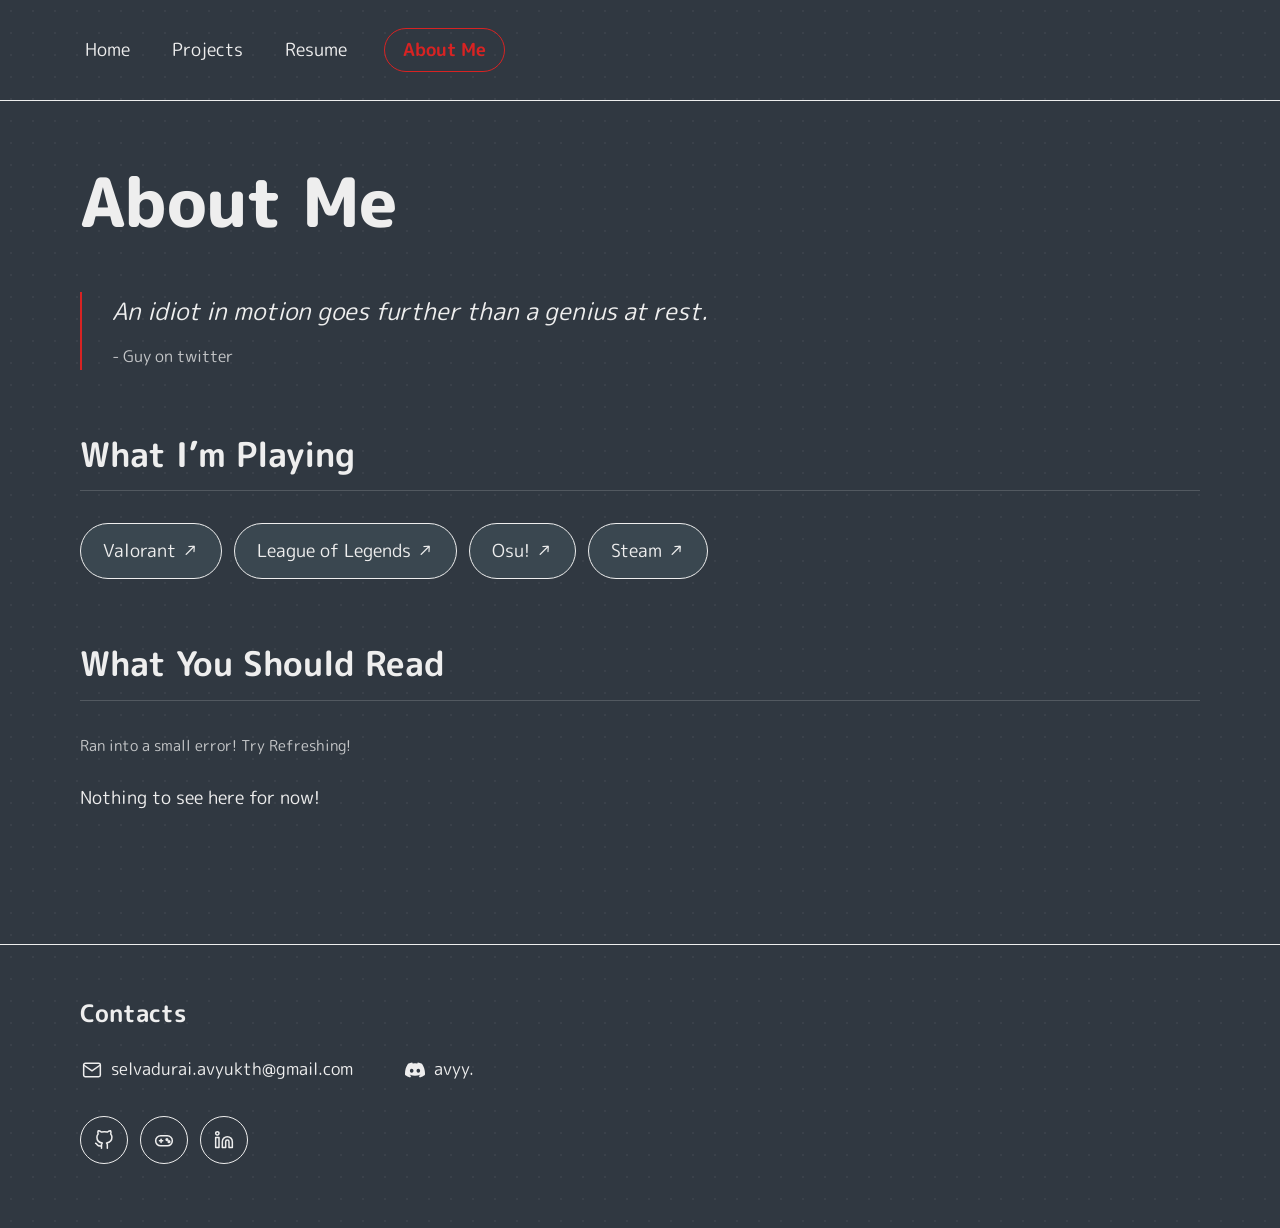
<file: other.html>
<!DOCTYPE html>
<html lang="en">

<head>
  <meta charset="UTF-8" />
  <meta name="viewport" content="width=device-width, initial-scale=1.0" />
  <link rel="icon" type="image/x-icon" href="./Assets/images/favicon.ico">
  <script defer src="CustomElements.js"></script>
  <script defer src="GetAniListFavorites.js"></script>
  <import-fonts></import-fonts>
  <title>About Me</title>
  <link rel="stylesheet" href="./styles.css" />
</head>

<body>
  <custom-header-template active-header="3"></custom-header-template>

  <main>
    <h1 class="page-title">About Me</h1>
    
   
    <blockquote class="quote-block">
      <p>An idiot in motion goes further than a genius at rest.</p>
      <cite>- Guy on twitter</cite>
    </blockquote>

    
    <h2 class="section-title">What I&rsquo;m Playing</h2>
    <ul class="playing-list">
      <li>
        <a href="https://tracker.gg/valorant/profile/riot/Avy%234444/overview?platform=pc&playlist=competitive&season=8102cd81-43a0-d0d7-bd59-47b8fe9bed1b" target="_blank" rel="noopener noreferrer">
          Valorant &nearrow;
        </a>
      </li>
      <li>
        <a href="https://op.gg/lol/summoners/na/Avy-4444" target="_blank" rel="noopener noreferrer">
          League of Legends &nearrow;
        </a>
      </li>
      <li>
        <a href="https://osu.ppy.sh/users/16980674" target="_blank" rel="noopener noreferrer">
          Osu! &nearrow;
        </a>
      </li>
      <li>
        <a href="https://steamcommunity.com/id/Avy_/" target="_blank" rel="noopener noreferrer">
          Steam &nearrow;
        </a>
      </li>
    </ul>

    <h2 class="section-title">What You Should Read</h2>
    <div class="bookshelf" id="bookshelf">
      <p id="bookshelf-status" class="hint" role="status"></p>
      <ul id="bookshelf-grid" class="bookshelf-grid" data-bookshelf-grid>
        
      </ul>
    </div>
  </main>

  <custom-footer-template></custom-footer-template>
</body>

</html>
</file>
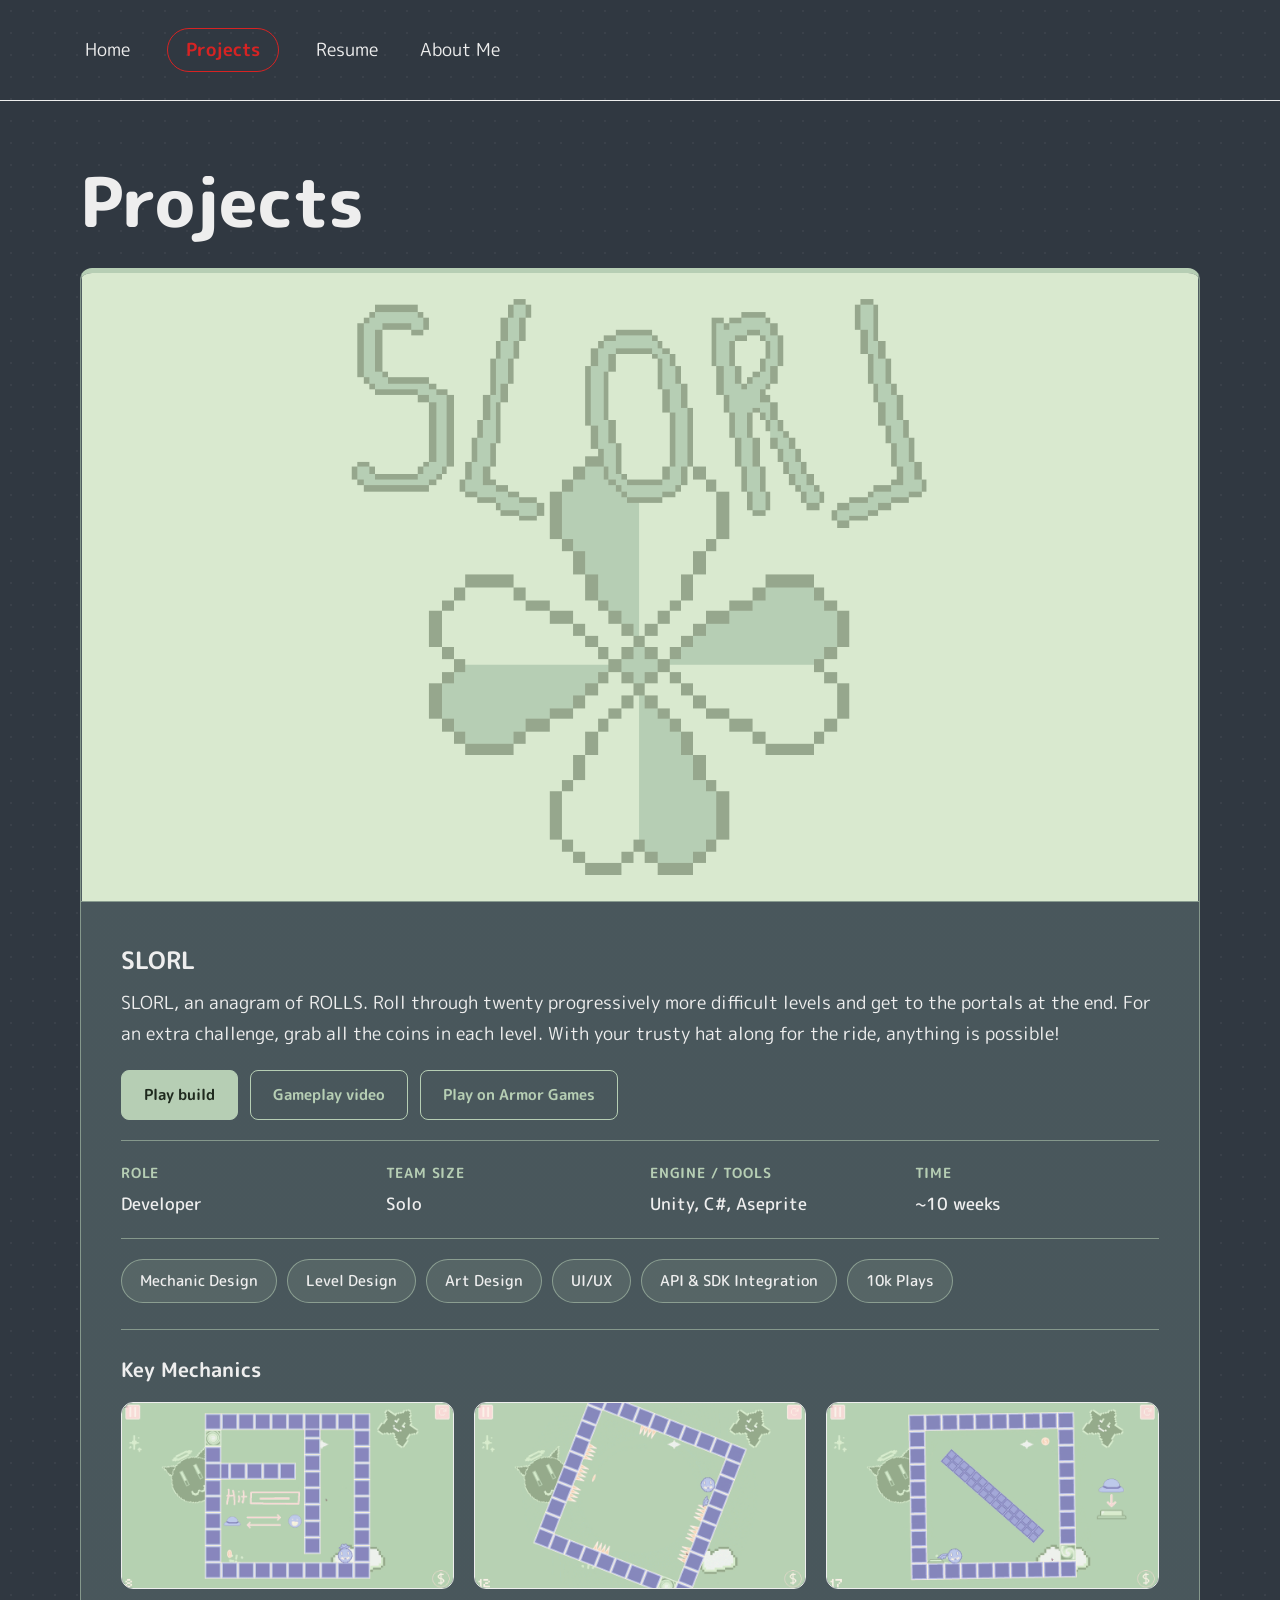
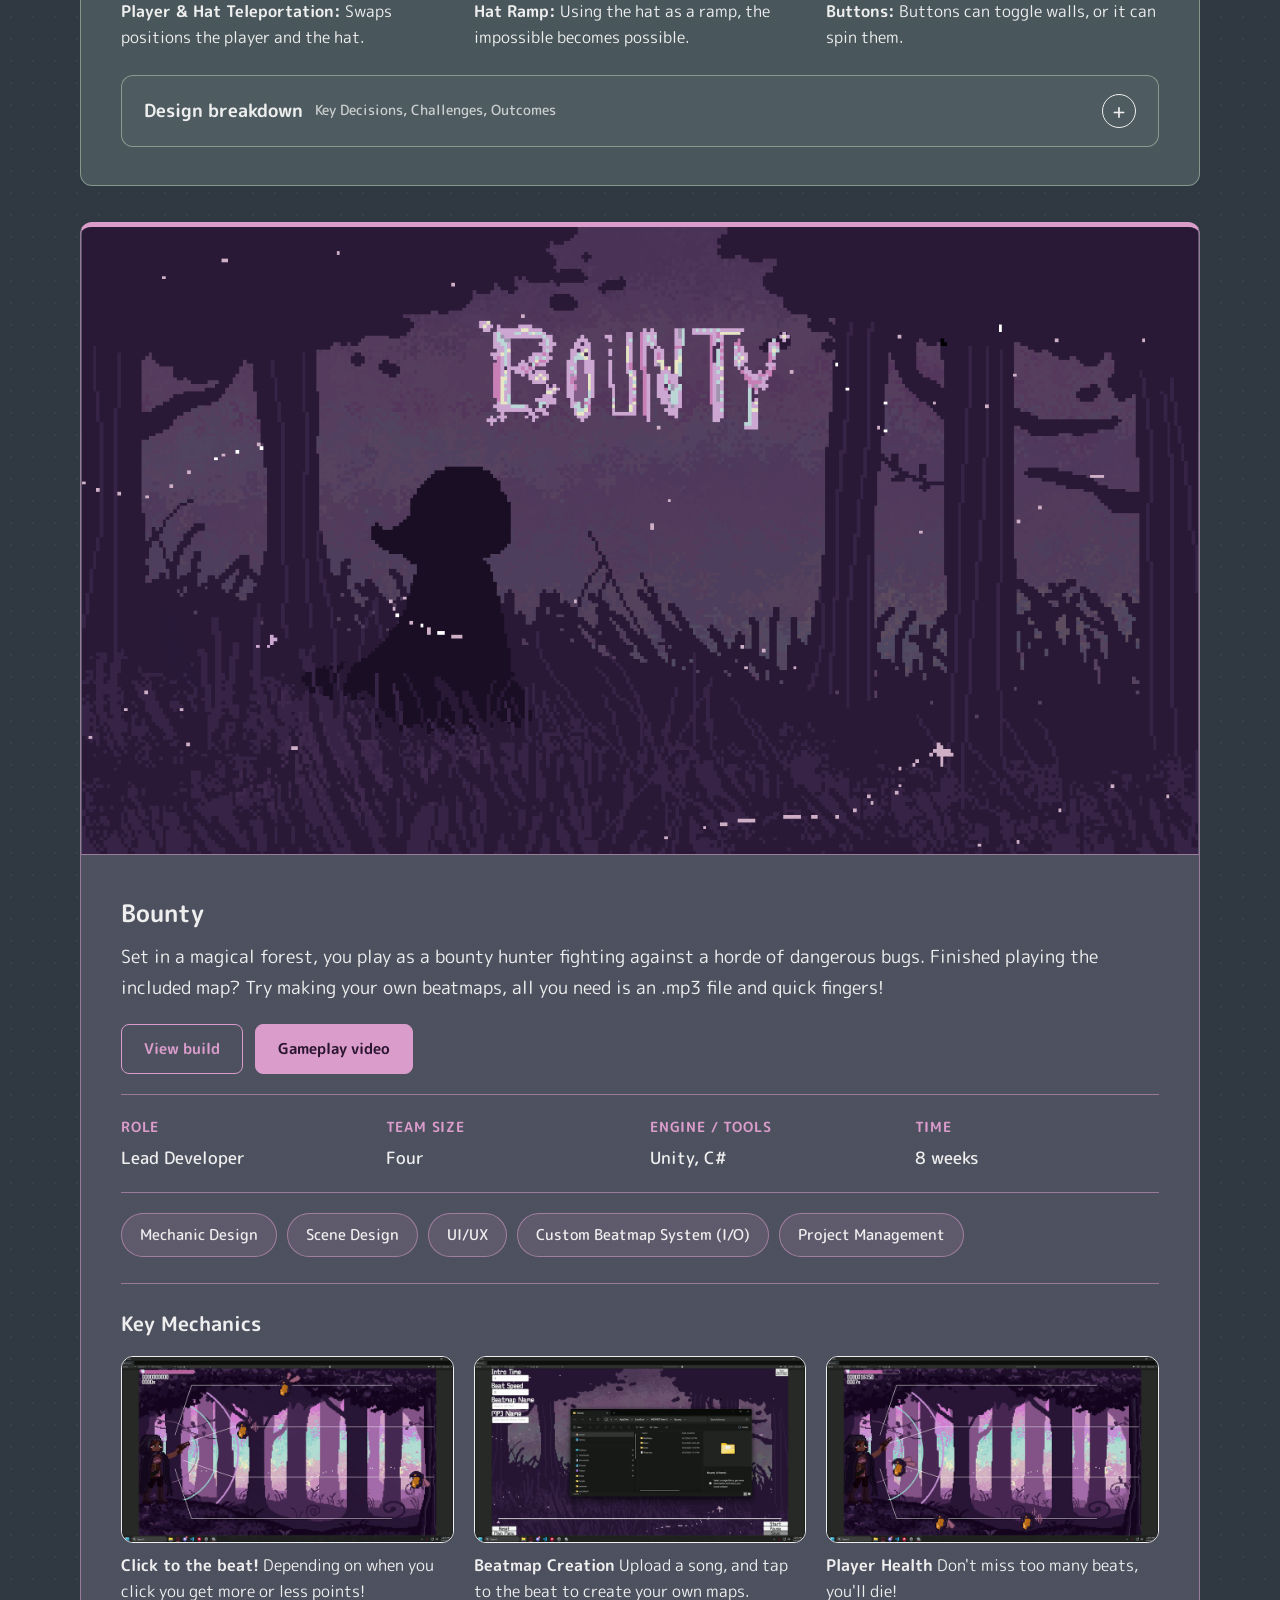
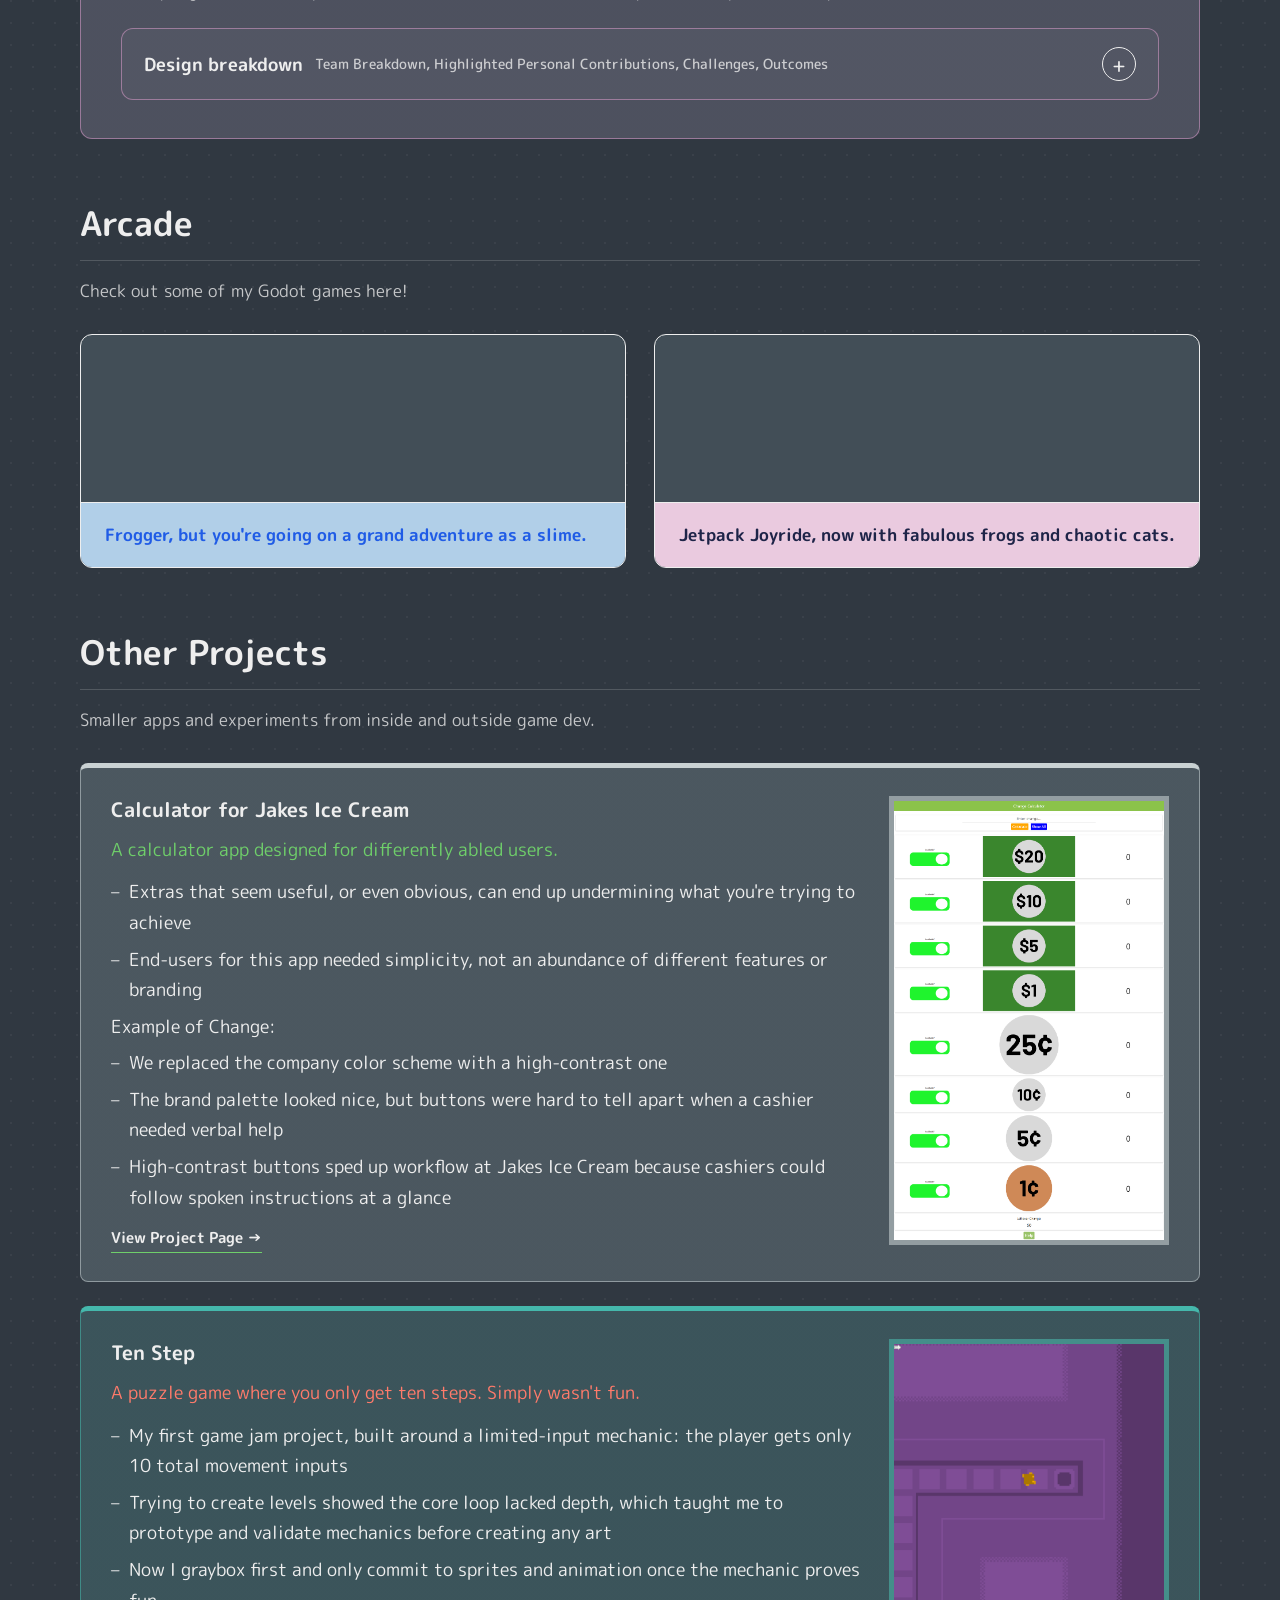
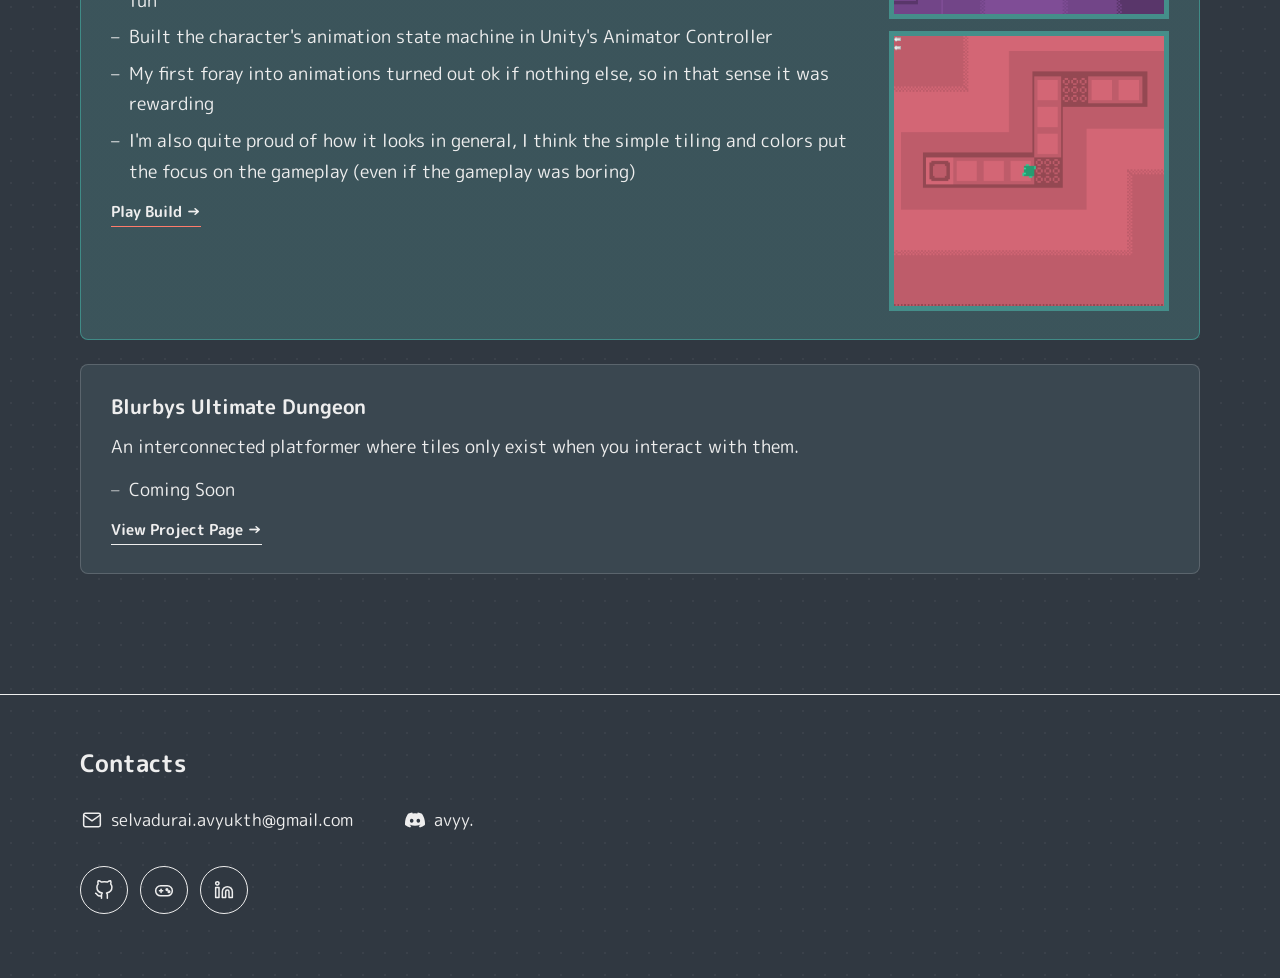
<file: projects.html>
<!DOCTYPE html>
<html lang="en">
  
<head>
  <meta charset="UTF-8" />
  <meta name="viewport" content="width=device-width, initial-scale=1.0" />
  <link rel="icon" type="image/x-icon" href="./Assets/images/favicon.ico">
  <script defer src="CustomElements.js"></script>
  <import-fonts></import-fonts>
  <title>Projects</title>
  <link rel="stylesheet" href="./styles.css" />
</head>

<body>
  <custom-header-template active-header="1"></custom-header-template>

  <main>
    <h1 class="page-title">Projects</h1>
    <!-- ============ PROJECT 1 ============ -->
    <article class="project-card" id="project-1">
      <div class="project-media placeholder-visual" aria-hidden="true">
        <img src="Assets/images/SLORLBig.png">
      </div>
      <div class="project-body">
        <h2><a href="https://avy4.itch.io/slorl" target="_blank" rel="noopener noreferrer" class="project-title-link"><span>SLORL</span></a></h2>
        <p class="project-hook">
          SLORL, an anagram of ROLLS. 
          Roll through twenty progressively more difficult levels and get to the portals at the end. 
          For an extra challenge, grab all the coins in each level. 
          With your trusty hat along for the ride, anything is possible!
        </p>

        <div class="project-links">
          <a href="https://avy4.itch.io/slorl" target="_blank" rel="noopener noreferrer" class="btn btn-small">Play build</a>
          <a href="https://www.youtube.com/watch?v=EpNHUGl-KvY" target="_blank" rel="noopener noreferrer" class="btn btn-small btn-ghost">Gameplay video</a>
          <a href="https://armorgames.com/slorl-game/19703?fp=ng" target="_blank" rel="noopener noreferrer" class="btn btn-small btn-ghost">Play on Armor Games</a>
        </div>

        <dl class="meta-grid">
          <div><dt>Role</dt><dd>Developer</dd></div>
          <div><dt>Team Size</dt><dd>Solo</dd></div>
          <div><dt>Engine / Tools</dt><dd>Unity, C#, Aseprite</dd></div>
          <div><dt>Time</dt><dd>~10 weeks</dd></div>
        </dl>

        <ul class="chip-list" aria-label="Design areas">
          <li class="chip">Mechanic Design</li>
          <li class="chip">Level Design</li>
          <li class="chip">Art Design</li>
          <li class="chip">UI/UX</li>
          <li class="chip">API & SDK Integration</li>
          <li class="chip">10k Plays</li>
        </ul>

        <h3 class="mechanics-title">Key Mechanics</h3>
        <ul class="mechanics-grid">
          <li class="mechanics-item">
            <figure>
              <div class="mechanics-gif placeholder-visual">
                <!-- Replace the span with your gif: <img src="Assets/slorl-mechanic-1.gif" alt="Short description of the mechanic" loading="lazy"> -->
                <a href="Assets/images/SLORL-Swap.gif" target="_blank" rel="noopener noreferrer" aria-label="Open larger in new tab"><img src="Assets/images/SLORL-Swap.gif" alt="Short description of the teleport mechanic" loading="lazy"></a>
              </div>
              <figcaption class="mechanics-caption"><strong>Player & Hat Teleportation:</strong> Swaps positions the player and the hat.</figcaption>
            </figure>
          </li>
          <li class="mechanics-item">
            <figure>
              <div class="mechanics-gif placeholder-visual">
                <!-- Replace the span with your gif: <img src="Assets/slorl-mechanic-2.gif" alt="Short description of the mechanic" loading="lazy"> -->
                 <a href="Assets/images/SLORL-HatJump.gif" target="_blank" rel="noopener noreferrer" aria-label="Open larger in new tab"><img src="Assets/images/SLORL-HatJump.gif" alt="Short description of the Hat Ramp" loading="lazy"></a>
              </div>
              <figcaption class="mechanics-caption"><strong>Hat Ramp:</strong> Using the hat as a ramp, the impossible becomes possible.</figcaption>
            </figure>
          </li>
          <li class="mechanics-item">
            <figure>
              <div class="mechanics-gif placeholder-visual">
                <!-- Replace the span with your gif: <img src="Assets/slorl-mechanic-3.gif" alt="Short description of the mechanic" loading="lazy"> -->
                 <a href="Assets/images/SLORL-Buttons.gif" target="_blank" rel="noopener noreferrer" aria-label="Open larger in new tab"><img src="Assets/images/SLORL-Buttons.gif" alt="Short description of the mechanic" loading="lazy"></a> 
              </div>
              <figcaption class="mechanics-caption"><strong>Buttons:</strong> Buttons can toggle walls, or it can spin them.</figcaption>
            </figure>
          </li>
        </ul>

        <details class="project-details">
          <summary><span>Design breakdown</span><span class="details-hint">Key Decisions, Challenges, Outcomes</span></summary>
          <div class="details-body">
            <section class="breakdown-block">
              <h4>Key decisions</h4>
              <ul class="breakdown-points">
                  <strong>Goal:</strong>
                  <li>My plan for this game was to release it on web platforms like CoolMathGames and Armor Games.</li>
                  <strong>Art style:</strong>
                  <li>Chose a simple 2D pixel art reminicent of old flash games. It would also fit in with other games on these platforms.</li>
                  <li>Based all sprites off of three pastel color palettes, green → cream, pink → orange, and blue → cream.  </li>
                  <li>Enabled for easy sprite creation and simple animations.</li>
                  <strong>Level Design:</strong> 
                  <li>Every level is built off the same scene base.</li>
                  <li>Makes it easy to create and iterate on different level flows and puzzles.</li>
                  <li>The formula was to slowly introduce mechanics and combine these mechanics into progressively more difficult levels. </li>
              </ul>
            </section>
            <section class="breakdown-block">
              <h4>Challenges</h4>
                <ul class="breakdown-points">
                  <strong>Level Design Difficulties:</strong>
                  <strong>Teaching Mechanics</strong>
                  <li>To cater to the intended playerbase (usually a younger demographic) I wanted to make game mechanics easy to learn and understand. </li>
                  <li>To do this I ended up putting visuals in the background of certain "tutorial" levels.<strong> This is something I would change!</strong></li>
                  <li class="indent-2">Shoehorning visuals into the background of the levels is the least elegant method of teaching mechanics to the user. </li>
                  <li class="indent-2">If I were to make another puzzle platformer, I think I would make levels specifically to teach mechanics.</li>
                  <li class="indent-2">The distinction would be that rather than building around a mechanic that is taught with visuals, I would build a level that guides the player towards discovering the mechanic themselves. </li>
                  <strong>Compelling Levels</strong>
                  <li>It's really very hard to make stages that are difficult, fun, but also mechanic dense. </li>
                  <li>The formula was to slowly introduce mechanics and combine these mechanics into progressively more difficult levels. <strong> This is something I would change!</strong></li>
                  <li class="indent-2">With my current formula, I essentially made three or four levels in a row that depended on a specific mechanic. This led to some levels feeling one dimensional.</li>
                  <li class="indent-2">While this worked for a short game like SLORL, in the future I would lean towards using mechanics as a toolbox for level building rather than basing whole levels off a single mechanic.</li>
                  <strong>UI/UX:</strong>
                  <li>I really don't like how the home screen turned out, specifically in the Armor Games version.</li>
                  <li>The extra text and images required for branding make the homescreen look cluttered and ugly.</li>
                  <li>Not too big of a deal since this is only in one version but moving forward I would definitely make a seperate screen for credits.</li>
                </ul>
            </section>
            <section class="breakdown-block">
              <h4>Outcomes</h4>
              <ul class="breakdown-points">
                <li>An non-exclusive license was sold to Armor Games where it sits with ~10k plays and a 71% rating.</li>
                <li>SLORL is also being hosted on Y8 games, and Kongregate where it gets less traffic.</li>
                <li>While it didn't get accepted onto CoolMathGames, I think SLORL was a great learning opportunity. All things considered I would consider it a successful project!</li>
              </ul>
            </section>
          </div>
        </details>
      </div>
    </article>

    <!-- ============ PROJECT 2 ============ -->
    <article class="project-card" id="project-2">
      <div class="project-media placeholder-visual" aria-hidden="true">
        <img src="Assets/images/BountyBig.png">
      </div>
      <div class="project-body">
        <h2><a href="https://avy4.itch.io/bounty" target="_blank" rel="noopener noreferrer" class="project-title-link">Bounty</a></h2>
        <p class="project-hook">
          Set in a magical forest, you play as a bounty hunter fighting against a horde of dangerous bugs.
          Finished playing the included map? Try making your own beatmaps, all you need is an .mp3 file and quick fingers! 
        </p>

        <div class="project-links">
          <a href="https://avy4.itch.io/bounty" class="btn btn-small btn-ghost">View build</a>
          <a href="https://youtu.be/mOUnht__i6Y" class="btn btn-small">Gameplay video</a>
        </div>

        <dl class="meta-grid">
          <div><dt>Role</dt><dd>Lead Developer</dd></div>
          <div><dt>Team Size</dt><dd>Four</dd></div>
          <div><dt>Engine / Tools</dt><dd>Unity, C#</dd></div>
          <div><dt>Time</dt><dd>8 weeks</dd></div>
        </dl>

        <ul class="chip-list" aria-label="Design areas">
          <li class="chip">Mechanic Design</li>
          <li class="chip">Scene Design</li>
          <li class="chip">UI/UX</li>
          <li class="chip">Custom Beatmap System (I/O)</li>
          <li class="chip">Project Management</li>
        </ul>

        <h3 class="mechanics-title">Key Mechanics</h3>
        <ul class="mechanics-grid">
          <li class="mechanics-item">
            <figure>
              <div class="mechanics-gif placeholder-visual">
                <!-- Replace the span with your gif: <img src="Assets/bounty-mechanic-1.gif" alt="Short description of the mechanic" loading="lazy"> -->
                <a href="Assets/images/Bounty-ClickToTheBeat.gif" target="_blank" rel="noopener noreferrer" aria-label="Open larger in new tab"><img src="Assets/images/Bounty-ClickToTheBeat.gif" alt="Player can click to the beat to get various scores depending on how well they clicked." loading="lazy"></a>
              </div>
              <figcaption class="mechanics-caption"><strong>Click to the beat!</strong> Depending on when you click you get more or less points!</figcaption>
            </figure>
          </li>
          <li class="mechanics-item">
            <figure>
              <div class="mechanics-gif placeholder-visual">
                <!-- Replace the span with your gif: <img src="Assets/bounty-mechanic-2.gif" alt="Short description of the mechanic" loading="lazy"> -->
                <a href="Assets/images/Bounty-BeatmapCreation.gif" target="_blank" rel="noopener noreferrer" aria-label="Open larger in new tab"><img src="Assets/images/Bounty-BeatmapCreation.gif" alt="Player can make their own beatmaps." loading="lazy"></a>
              </div>
              <figcaption class="mechanics-caption"><strong>Beatmap Creation</strong> Upload a song, and tap to the beat to create your own maps.</figcaption>
            </figure>
          </li>
          <li class="mechanics-item">
            <figure>
              <div class="mechanics-gif placeholder-visual">
                <!-- Replace the span with your gif: <img src="Assets/bounty-mechanic-3.gif" alt="Short description of the mechanic" loading="lazy"> -->
                <a href="Assets/images/Bounty-Die.gif" target="_blank" rel="noopener noreferrer" aria-label="Open larger in new tab"><img src="Assets/images/Bounty-Die.gif" alt="Player Health goes down when a beat is missed." loading="lazy"></a>
              </div>
              <figcaption class="mechanics-caption"><strong>Player Health</strong> Don't miss too many beats, you'll die!</figcaption>
            </figure>
          </li>
        </ul>

        <details class="project-details">
          <summary><span>Design breakdown</span><span class="details-hint">Team Breakdown, Highlighted Personal Contributions, Challenges, Outcomes</span></summary>
          <div class="details-body">
            <section class="breakdown-block">
              <h4>Team Breakdown</h4>
              <ul class="breakdown-points">
                <li>My roles on the team were that of the project manager and the lead developer.</li>
                <li>We decided to play to our strengths when deciding our roles, but this essentially meant we had three artists.</li>
                <li>They took care of the sprite work, the UI/UX images, and sound design.</li>
                <li>My role was to decide on how mechanics would be implemented, implement the mechanics, and do scene setup.</li>
              </ul>
            </section>
            <section class="breakdown-block">
              <h4>Highlighted Personal Contributions</h4>
              <ul class="breakdown-points">
                <strong>Beatmap Creation Menu</strong>
                <li>This is my favorite feature but it doesn't really have much to do with the mechanics of gameplay itself.</li>
                <li>That being said, in my opinion it is an extremely important part of any rhythm game.</li>
                <li>This feature allows for players to upload an .mp3 file and pop out beatmap .json that can be shared and played by anyone.</li>
                <strong>Title Screen</strong>
                <li>The title screen UI was entirely a team effort, but I wanted to highlight it here since it is in my opinion the best scene in the entire project.</li>
                <li>While the sprite work was done by my very talented teammates, I gave important insight into what actually worked for a title screen.</li>
                <li>Especially as it related to the more nitty gritty (i.e sprite dimensions, font choice, overall clarity)</li>
              </ul>
            </section>
            <section class="breakdown-block">
              <h4>Challenges</h4>
              <ul class="breakdown-points">
                <strong>Level Setup & Sprites</strong>
                <li>One big issue we had were sprites, more specifically their dimensions.</li>
                <li>At first this didnt really seem that big of a deal to us since we could scale images, but we soon realised this is not the case.</li>
                <li>One specific issue came with our backgrounds, since we had different people working on different parts of the background their dimensions weren't the same.</li>
                <li>Even if you tried to scale them, they didn't look consistently the same. <strong> This is something I would change!</strong></li>
                <li class="indent-2">When doing a project by myself, I know what i'm working with as it relates to sprites so consistency isn't an issue.</li>
                <li class="indent-2">The next time I work with a team though, something I would make sure of is that everyone is the on the same page when it relates to sprite consistency.</li>
                <li class="indent-2">Specifically, on sprite dimensions, but also on color scheme, and overall theme.</li>
                <strong>Beatmap System</strong>
                <li>I recently had a teacher say that the first idea you think of is usually a bad idea.In the case of how I designed the Beatmap system, I would say this is 100% true.</li>
                <li>My first instinct was to use a scriptable object for each beat.The idea behind this was that 1. You can see them in the inspector (which made it easier for my teammates to see what was going on) and 2. They are simple data containers.<strong> This is something I changed!</strong></li>
                <li class="indent-2">This idea, though it did work was uneccesarily complicated.</li>
                <li class="indent-2">A simple class would do the same job, the only drawback being you couldn't see them in the inspector.</li>
                <li class="indent-2">I did some research and figured out I could just make my new data class serializable by adding the [System.Serializable] tag.</li>
                <li class="indent-2">After making this change, the entire process was much more straightforward while still being easily readable for my teammates.</li>
                <li class="indent-2">It also really drove home the point that when making a new mechanic I should think on it a litte bit instead of diving straight into development.</li>
              </ul>
            </section>
            <section class="breakdown-block">
              <h4>Outcomes</h4>
              <ul class="breakdown-points">
                <li>This project was made for IMDM101 and it was well recieved by our professor.</li>
                <li>The beatmap creation menu was an idea that he pitched, and I was kind of shocked I didn't think of it.</li>
                <li>Working on this project was a fruitful experience, not only because I learned about more C# and Unity features but because it gave me a chance to work on a larger project alongside a team</li>
                <li>Overall, I would say Bounty was a successful learning experience and project, but in terms of being a complete game there are still tweaks and additions that I would make.</li>
              </ul>
            </section>
          </div>
        </details>
      </div>
    </article>

    <h2 class="section-title">Arcade</h2>
    <p class="other-lede">Check out some of my Godot games here!</p>
    <div class="arcade-grid">
      <figure class="arcade-item arcade-item--slime">
        <div class="arcade-embed placeholder-visual" aria-hidden="true">
          <iframe frameborder="0" src="https://itch.io/embed/3243750?bg_color=113895&amp;fg_color=66b5f0&amp;link_color=6fff53&amp;border_color=333333" width="552" height="167">
            <a href="https://avy4.itch.io/slime-adventure">
              Slime Adventure - Slimer by Avy
            </a>
          </iframe>
        </div>
        <figcaption class="arcade-caption">Frogger, but you're going on a grand adventure as a slime.</figcaption>
      </figure>
      <figure class="arcade-item arcade-item--frogs">
        <div class="arcade-embed placeholder-visual" aria-hidden="true">
          <iframe frameborder="0" src="https://itch.io/embed/3208220?bg_color=32385f&amp;fg_color=FFA3DD&amp;link_color=5bfa63&amp;border_color=333333" width="552" height="167">
            <a href="https://avy4.itch.io/frogs-and-cats-and-you">
              Frogs and Cats and You by Avy
            </a>
          </iframe>
        </div>
        <figcaption class="arcade-caption">Jetpack Joyride, now with fabulous frogs and chaotic cats.</figcaption>
      </figure>
    </div>
    <h2 class="section-title">Other Projects</h2>
    <p class="other-lede">Smaller apps and experiments from inside and outside game dev.</p>
    <div class="other-grid">
      <!-- ============ NON-GAME TEMPLATE: copy this <article> for each project, then replace the placeholder text. To link the title, wrap it like the game cards: <h3><a href="YOUR-URL-HERE">Project title</a></h3> ============ -->
      <article class="other-card" id="other-jakes">
      <div class="other-body">
        <h3>Calculator for Jakes Ice Cream</h3>
        <p>A calculator app designed for differently abled users.</p>
        <ul class="other-bullets">
          <li>Extras that seem useful, or even obvious, can end up undermining what you're trying to achieve</li>
          <li>End-users for this app needed simplicity, not an abundance of different features or branding</li>
          Example of Change:
          <li>We replaced the company color scheme with a high-contrast one</li>
          <li>The brand palette looked nice, but buttons were hard to tell apart when a cashier needed verbal help</li>
          <li>High-contrast buttons sped up workflow at Jakes Ice Cream because cashiers could follow spoken instructions at a glance</li>
        </ul>
        <a class="other-link" href="https://falconfirst.github.io" target="_blank" rel="noopener noreferrer">View Project Page &rarr;</a>
      </div>
      <!-- Image area (right of the info). Pick ONE option, delete the other. -->
      <div class="other-media other-media--single">

        <a href="Assets/images/Jakes-Image.png" target="_blank" rel="noopener noreferrer" aria-label="Open full-size screenshot in new tab">
          <img class="other-thumb other-thumb--page" src="Assets/images/Jakes-Image.png" alt="Full-page screenshot of the Jakes Ice Cream calculator app" loading="lazy">
        </a>
       
      </div>
      </article>

      <article class="other-card" id="other-ten-step">
      <div class="other-body">
        <h3>Ten Step</h3>
        <p>A puzzle game where you only get ten steps. Simply wasn't fun.</p>
        <ul class="other-bullets">
          <li>My first game jam project, built around a limited-input mechanic: the player gets only 10 total movement inputs</li>
          <li>Trying to create levels showed the core loop lacked depth, which taught me to prototype and validate mechanics before creating any art</li>
          <li>Now I graybox first and only commit to sprites and animation once the mechanic proves fun</li>
          <li>Built the character's animation state machine in Unity's Animator Controller</li>
          <li>My first foray into animations turned out ok if nothing else, so in that sense it was rewarding</li>
          <li>I'm also quite proud of how it looks in general, I think the simple tiling and colors put the focus on the gameplay (even if the gameplay was boring)</li>
        </ul>
        <a class="other-link" href="https://avy4.itch.io/10step?secret=WPN8plX2sEdWKmevGwG9eudSkM" target="_blank" rel="noopener noreferrer">Play Build &rarr;</a>
      </div>
      <!-- Image area (right of the info). Pick ONE option, delete the other. -->
      <div class="other-media other-media--single">
        <a href="Assets/images/TenStep-Image-1.png" target="_blank" rel="noopener noreferrer" aria-label="Open full-size image in new tab">
          <img class="other-thumb other-thumb--small" src="Assets/images/TenStep-Image-1.png" alt="Describe image 1" loading="lazy">
        </a>
        <a href="Assets/images/TenStep-Image-2.png" target="_blank" rel="noopener noreferrer" aria-label="Open full-size image in new tab">
          <img class="other-thumb other-thumb--small" src="Assets/images/TenStep-Image-2.png" alt="Describe image 2" loading="lazy">
        </a>
      </div>
      </article>

      <article class="other-card">
      <div class="other-body">
        <h3>Blurbys Ultimate Dungeon</h3>
        <p>An interconnected platformer where tiles only exist when you interact with them.</p>
        <ul class="other-bullets">
          <li>Coming Soon</li>
        </ul>
        <a class="other-link" href="" target="_blank" rel="noopener noreferrer">View Project Page &rarr;</a>
      </div>
      <!-- Image area (right of the info). Pick ONE option, delete the other. -->
      <div class="other-media other-media--single">
        <!-- OPTION 1: one full-webpage image (scaled down, whole page visible).
             Uncomment and point src/href at your screenshot. -->
        <!--
        <a href="Assets/images/blurbys-dungeon-full.png" target="_blank" rel="noopener noreferrer" aria-label="Open full-size screenshot in new tab">
          <img class="other-thumb other-thumb--page" src="Assets/images/blurbys-dungeon-full.png" alt="Full-page screenshot of Blurby's Ultimate Dungeon" loading="lazy">
        </a>
        -->
        <!-- OPTION 2: several smaller images (2-per-row grid). Uncomment,
             change this div's class to "other-media other-media--multi",
             and duplicate one <a> block per image. -->
        <!--
        <a href="Assets/images/blurbys-dungeon-1.png" target="_blank" rel="noopener noreferrer" aria-label="Open full-size image in new tab">
          <img class="other-thumb other-thumb--small" src="Assets/images/blurbys-dungeon-1.png" alt="Describe image 1" loading="lazy">
        </a>
        <a href="Assets/images/blurbys-dungeon-2.png" target="_blank" rel="noopener noreferrer" aria-label="Open full-size image in new tab">
          <img class="other-thumb other-thumb--small" src="Assets/images/blurbys-dungeon-2.png" alt="Describe image 2" loading="lazy">
        </a>
        -->
      </div>
      </article>

    </div>
  </main>

  <custom-footer-template></custom-footer-template>

</body>

</html>
</file>
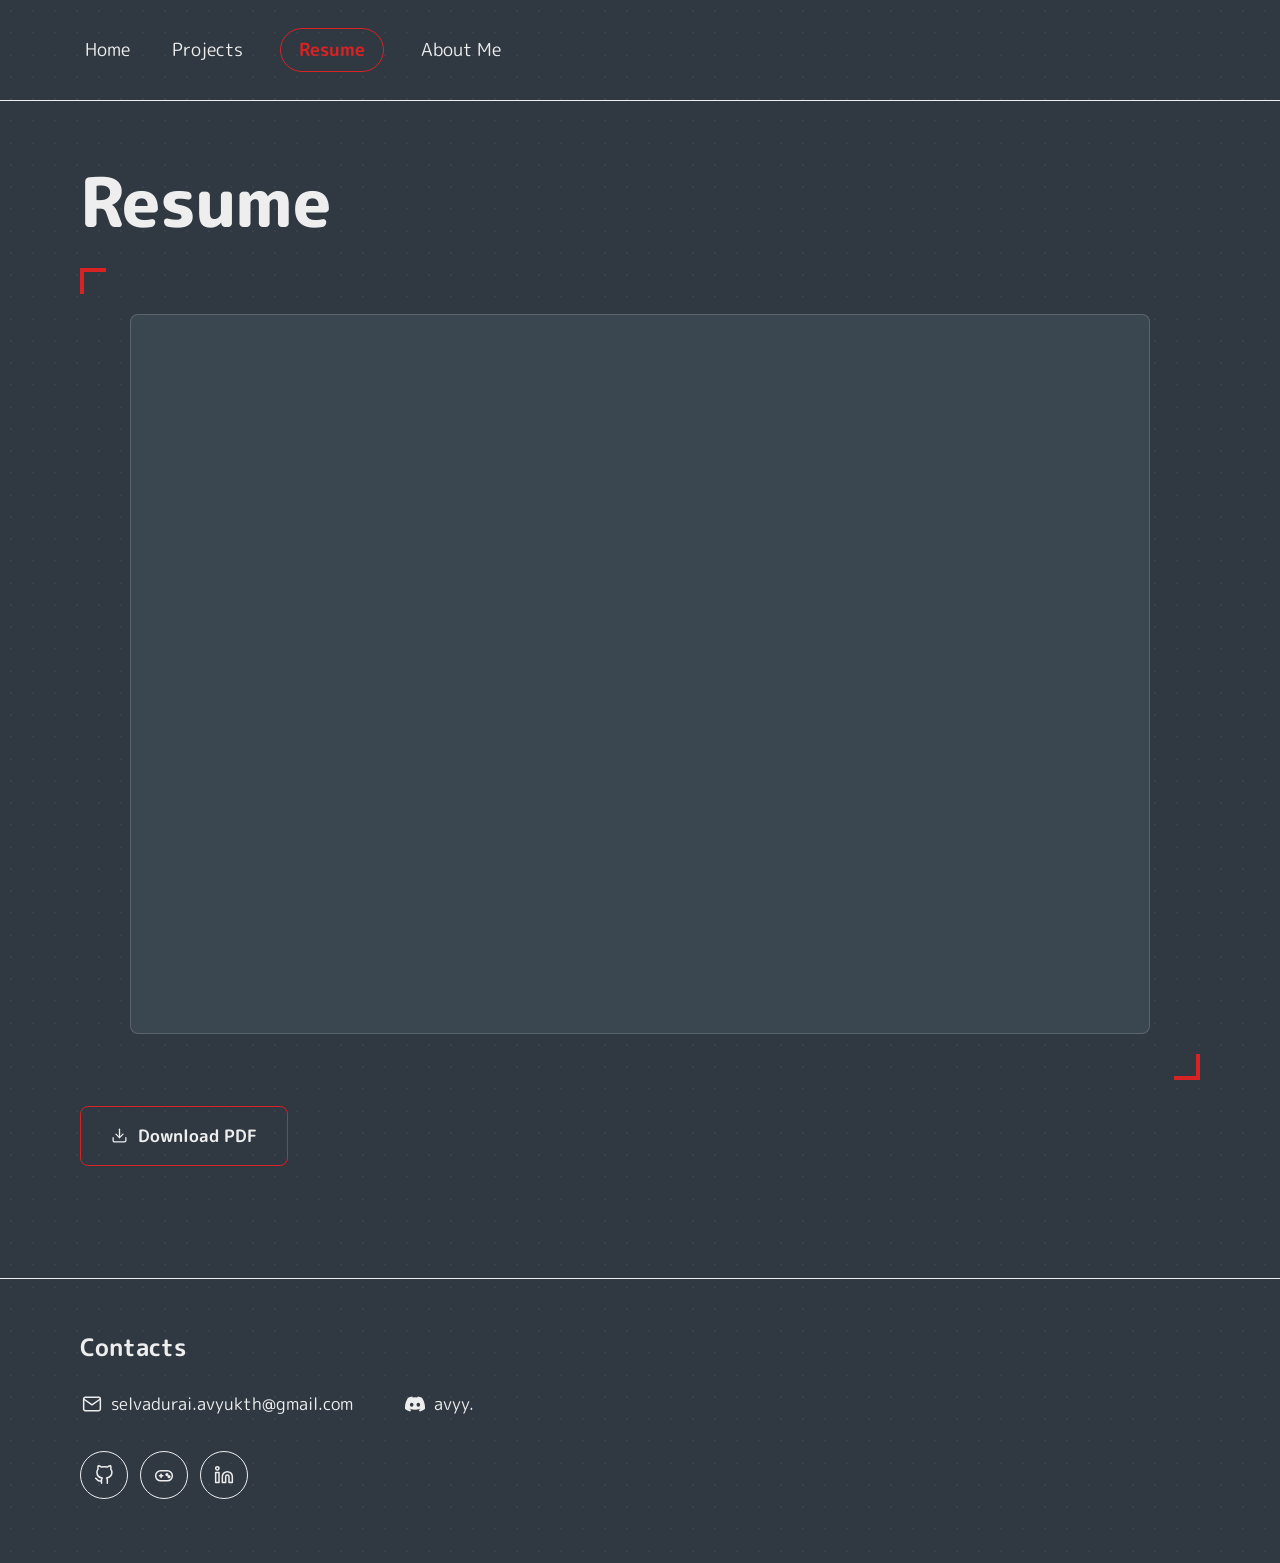
<file: resume.html>
<!DOCTYPE html>
<html lang="en">

<head>
  <meta charset="UTF-8" />
  <meta name="viewport" content="width=device-width, initial-scale=1.0" />
  <link rel="icon" type="image/x-icon" href="./Assets/images/favicon.ico">
  <script defer src="CustomElements.js"></script>
  <import-fonts></import-fonts>
  <title>Resume</title>
  <link rel="stylesheet" href="./styles.css" />
</head>

<body>
  <custom-header-template active-header="2"></custom-header-template>

  <main class="resume-main">
    <h1 class="page-title">Resume</h1>

    <div class="resume-wrapper corner-frame">
      <div class="resume-embed">
        <iframe src="Assets/Resume_Avyukth_Selvadurai.pdf" title="Avy's résumé"></iframe>
      </div>
    </div>

    <a href="/Assets/images/" class="download-link" download>
      <svg viewBox="0 0 24 24" fill="none" stroke="currentColor" stroke-width="1.8" stroke-linecap="round" stroke-linejoin="round">
        <path d="M21 15v4a2 2 0 0 1-2 2H5a2 2 0 0 1-2-2v-4"/>
        <polyline points="7,10 12,15 17,10"/>
        <line x1="12" y1="15" x2="12" y2="3"/>
      </svg>
      Download PDF
    </a>
  </main>
  
  <custom-footer-template></custom-footer-template>
</body>

</html>
</file>
<file: styles.css>
﻿/* =========================================================
   Avy — portfolio site
   Dark theme built from a 4-color palette:
   #303841 (background), #3A4750 (surface), #D72323 (accent),
   #EEEEEE (foreground). Accent is used only for interactive
   and "special content" moments — nav active state, links,
   buttons, focus rings, the corner-frame motif, and quotes.
   ========================================================= */

  


* {
  margin: 0;
  padding: 0;
  box-sizing: border-box;
}

:root {
  /* ---- Color: dark UI built from a 4-color palette ---- */
  --paper: #303841;   
  --surface: #3A4750;  
  --ink: #EEEEEE;    
  --graphite: rgba(238, 238, 238, 0.78); 
  --hairline: rgba(238, 238, 238, 0.18); 
  --accent: #D72323;

  /* ---- Type ---- */
  /* FOT-Rodin ProN is a licensed Fontworks typeface — it isn't something
     that can be embedded here, but it's declared first so any visitor
     (or you, the site owner) who already has it installed or synced via
     Adobe Fonts will see it automatically. M PLUS Rounded 1c is a free,
     open substitute with a similar warm, rounded gothic feel, loaded via
     Google Fonts in each page's <head> as the practical fallback. */
  --font-main: "FOT-Rodin ProN", "RodinProN", "M PLUS Rounded 1c",
    "Hiragino Maru Gothic ProN", "Yu Gothic", sans-serif;

  --fs-meta: 0.95rem;
  --fs-body: 1.125rem;
  --fs-h3: 1.5rem;
  --fs-h2: 2.125rem;
  --fs-h1: clamp(2.75rem, 6vw, 4.25rem);

  --content-width: 1200px;
  --prose-width: 72ch;
  --radius-sm: 8px;
  --radius-lg: 12px;
}

@media (prefers-reduced-motion: reduce) {
  * {
    transition: none !important;
    scroll-behavior: auto !important;
  }
}

html {
  -webkit-text-size-adjust: 100%;
}

body {
  font-family: var(--font-main);
  font-size: var(--fs-body);
  color: var(--ink);
  background-color: var(--paper);
  /* A faint dot grid — a quiet nod to the dot-paper the original
     wireframes were sketched on. Barely visible by design. */
  background-image: radial-gradient(
    circle,
    rgba(238, 238, 238, 0.05) 1px,
    transparent 1.4px
  );
  background-size: 22px 22px;
  line-height: 1.7;
  display: flex;
  flex-direction: column;
  min-height: 100vh;
}

a {
  color: inherit;
  text-decoration: none;
}

ul {
  list-style: none;
}

svg {
  display: block;
}

:focus-visible {
  outline: 2px solid var(--accent);
  outline-offset: 3px;
}

main {
  flex: 1;
  width: 100%;
  max-width: var(--content-width);
  margin: 0 auto;
  padding: 64px 40px 112px;
}

main > *:first-child {
  margin-top: 0;
}

.prose {
  max-width: none;
}

/* =========================================================
   Header / nav
   ========================================================= */

.site-header {
  border-bottom: 1px solid var(--ink);
}

.main-nav {
  max-width: var(--content-width);
  margin: 0 auto;
  display: flex;
  flex-wrap: wrap;
  align-items: center;
  gap: 12px 32px;
  padding: 28px 40px;
  font-size: 1.1rem;
}

.nav-link {
  padding: 6px 4px;
  border: 1px solid transparent;
  border-radius: 999px;
}

.nav-link:not(.active):hover {
  color: var(--accent);
}

.nav-link.active {
  border-color: var(--accent);
  color: var(--accent);
  padding: 6px 18px;
  font-weight: 700;
}

/* =========================================================
   Footer / contacts
   ========================================================= */

.site-footer {
  border-top: 1px solid var(--ink);
}

.contacts {
  max-width: var(--content-width);
  margin: 0 auto;
  padding: 48px 40px 64px;
}

.contacts-title {
  font-size: var(--fs-h3);
  font-weight: 700;
  margin-bottom: 18px;
}

.contact-details {
  display: flex;
  flex-wrap: wrap;
  gap: 16px 48px;
  margin-bottom: 28px;
  font-size: 1.05rem;
}

.contact-item {
  display: inline-flex;
  align-items: center;
  gap: 9px;
  padding: 4px 2px;
}

.contact-item svg {
  width: 20px;
  height: 20px;
  flex-shrink: 0;
}

.contact-item:hover {
  color: var(--accent);
}

.social-links {
  display: flex;
  gap: 12px;
}

.icon-link {
  display: inline-flex;
  align-items: center;
  justify-content: center;
  width: 48px;
  height: 48px;
  border: 1px solid var(--ink);
  border-radius: 50%;
  transition: background-color 0.15s ease, color 0.15s ease;
}

.icon-link svg {
  width: 20px;
  height: 20px;
}

.icon-link:hover {
  background-color: var(--accent);
  border-color: var(--accent);
  color: var(--ink);
}

/* =========================================================
   Corner-bracket frame — the one recurring "bold" motif,
   echoing the corner marks drawn around the wireframe's
   intro paragraph. Used sparingly (two spots on the site).
   ========================================================= */

.corner-frame {
  position: relative;
  padding: 46px 50px;
}

.corner-frame::before,
.corner-frame::after {
  content: "";
  position: absolute;
  width: 22px;
  height: 22px;
}

.corner-frame::before {
  top: 0;
  left: 0;
  border-top: 4px solid var(--accent);
  border-left: 4px solid var(--accent);
}

.corner-frame::after {
  bottom: 0;
  right: 0;
  border-bottom: 4px solid var(--accent);
  border-right: 4px solid var(--accent);
}

/* =========================================================
   Home page
   ========================================================= */

.greeting {
  font-size: var(--fs-h1);
  font-weight: 800;
  margin-bottom: 40px;
  letter-spacing: -0.01em;
  line-height: 1.1;
}

.intro-box {
  margin-bottom: 12px;
}

.intro-box p {
  text-align: left;
  font-size: 1.25rem;
  line-height: 1.75;
  max-width: none;
}

.intro-box li {
  margin-left: 36px;
}

.intro-list {
  list-style-type: disc;
  list-style-position: outside;
  padding-left: 3rem;
  margin: 12px 0;
  font-size: 1.25rem;
  line-height: 1.75;
}

.intro-list li {
  display: list-item;
  margin-bottom: 4px;
}

.intro-list li:last-child {
  margin-bottom: 0;
}

/* =========================================================
   Shared section heading
   ========================================================= */

.section-title {
  font-size: var(--fs-h2);
  font-weight: 700;
  margin: 64px 0 32px;
  padding-bottom: 16px;
  border-bottom: 1px solid var(--hairline);
  line-height: 1.2;
}

/* =========================================================
   Projects page (legacy rows kept for compatibility)
   ========================================================= */

.project-row {
  display: grid;
  grid-template-columns: 190px 1fr;
  gap: 26px;
  padding: 30px 0;
  border-bottom: 1px solid var(--hairline);
}

.project-row:last-of-type {
  border-bottom: none;
}

.placeholder-visual {
  aspect-ratio: 4 / 3;
  border: 1px solid var(--ink);
  border-radius: var(--radius-lg);
  display: flex;
  align-items: center;
  justify-content: center;
  color: var(--graphite);
  background-color: rgba(238, 238, 238, 0.04);
  overflow: hidden;
}

.placeholder-visual img {
  width: 100%;
  height: 100%;
  object-fit: contain;
  display: block;
}

.placeholder-visual svg {
  width: 34px;
  height: 34px;
  opacity: 0.55;
}

.project-info h3 {
  font-size: var(--fs-h3);
  font-weight: 700;
  margin-bottom: 10px;
}

.project-description {
  margin-bottom: 16px;
  max-width: none;
  font-size: 1.05rem;
}

.project-details {
  margin-top: 24px;
  border: 1px solid var(--ink);
  border-radius: var(--radius-lg);
  background-color: rgba(238, 238, 238, 0.03);
  overflow: clip;
}

.project-details summary {
  cursor: pointer;
  display: flex;
  align-items: center;
  gap: 12px;
  padding: 18px 22px;
  font-size: 1.1rem;
  font-weight: 700;
  color: var(--ink);
  list-style: none;
  transition: color 0.15s ease;
}

.project-details summary::-webkit-details-marker {
  display: none;
}

.project-details summary:hover {
  color: var(--accent);
}

.project-details summary:hover::after {
  border-color: var(--accent);
  color: var(--accent);
}

.project-details summary::after {
  content: "+";
  margin-left: auto;
  flex-shrink: 0;
  width: 32px;
  height: 32px;
  display: inline-flex;
  align-items: center;
  justify-content: center;
  border: 1px solid var(--ink);
  border-radius: 50%;
  font-size: 1.2rem;
  font-weight: 500;
  line-height: 1;
  transition: background-color 0.15s ease, color 0.15s ease, border-color 0.15s ease;
}

.details-hint {
  font-size: 0.9rem;
  font-weight: 500;
  color: var(--graphite);
}

.project-details[open] summary {
  margin-bottom: 0;
  border-bottom: 1px solid var(--hairline);
}

.project-details[open] summary::after {
  content: "\2013";
  background-color: var(--accent);
  border-color: var(--accent);
  color: var(--ink);
}

.project-details .details-body {
  padding: 22px;
  font-size: 1.05rem;
  line-height: 1.75;
  max-width: none;
}

.project-details .details-body p + p {
  margin-top: 12px;
}

/* Individual breakdown sections — labeled blocks divided by hairlines */
.breakdown-block {
  padding: 18px 0;
}

.breakdown-block:first-child {
  padding-top: 0;
}

.breakdown-block:last-child {
  padding-bottom: 0;
}

.breakdown-block + .breakdown-block {
  border-top: 1px solid var(--hairline);
}

.breakdown-block h4 {
  font-size: 0.85rem;
  font-weight: 700;
  text-transform: uppercase;
  letter-spacing: 0.08em;
  color: var(--graphite);
  margin-bottom: 10px;
}

.breakdown-points {
  display: flex;
  flex-direction: column;
  gap: 12px;
}

.breakdown-points li {
  position: relative;
  margin-left: 24px;
  padding-left: 20px;
}

.breakdown-points li::before {
  content: "–";
  position: absolute;
  left: 0;
  color: var(--graphite);
}

.breakdown-points li strong {
  color: var(--ink);
}

.breakdown-points li.indent-2 {
  margin-left: 68px;
}

.gallery-grid {
  display: grid;
  grid-template-columns: repeat(3, 1fr);
  gap: 20px;
}

.gallery-item {
  aspect-ratio: 1;
  border: 1px solid var(--ink);
  border-radius: var(--radius-lg);
  display: flex;
  align-items: center;
  justify-content: center;
  color: var(--graphite);
  background-color: rgba(238, 238, 238, 0.04);
}

.gallery-item svg {
  width: 28px;
  height: 28px;
  opacity: 0.55;
}

/* =========================================================
   Resume page
   ========================================================= */

.resume-main {
  max-width: var(--content-width);
}

.resume-wrapper {
  margin-bottom: 26px;
}

.resume-embed {
  width: 100%;
  height: min(900px, 80vh);
  border: 1px solid var(--hairline);
  border-radius: var(--radius-sm);
  overflow: hidden;
  background-color: var(--surface);
}

.resume-embed iframe {
  width: 100%;
  height: 100%;
  border: none;
  display: block;
}

.download-link {
  display: inline-flex;
  align-items: center;
  gap: 10px;
  padding: 15px 30px;
  border: 1px solid var(--accent);
  border-radius: var(--radius-sm);
  font-size: 1.05rem;
  font-weight: 700;
  color: var(--ink);
  transition: background-color 0.15s ease, color 0.15s ease;
}

.download-link svg {
  width: 17px;
  height: 17px;
}

.download-link:hover {
  background-color: var(--accent);
  color: var(--ink);
}

/* =========================================================
   Other Stuff page
   ========================================================= */

.quote-block {
  margin: 52px 0;
  padding-left: 30px;
  border-left: 2px solid var(--accent);
  font-size: 1.5rem;
  line-height: 1.6;
  font-style: italic;
  max-width: 68ch;
}

.quote-block cite {
  display: block;
  margin-top: 14px;
  font-size: 1rem;
  font-style: normal;
  color: var(--graphite);
}

.misc-block {
  margin: 44px 0;
}

.misc-block .placeholder-visual {
  aspect-ratio: 16 / 9;
  width: 100%;
  margin-bottom: 12px;
}

.misc-caption {
  font-size: 1rem;
  color: var(--graphite);
}

.link-list li {
  border-bottom: 1px solid var(--hairline);
}

.link-list li:last-child {
  border-bottom: none;
}

.link-list a {
  display: block;
  padding: 20px 4px;
  font-size: 1.1rem;
}

.link-list a:hover {
  color: var(--accent);
}

.link-list .link-note {
  display: block;
  font-size: 0.95rem;
  color: var(--graphite);
  margin-top: 3px;
}

.playing-list {
  display: flex;
  flex-wrap: wrap;
  gap: 12px;
}

.playing-list li {
  padding: 12px 22px;
  font-size: 1.1rem;
  border: 1px solid var(--ink);
  border-radius: 999px;
  background: var(--surface);
}

.playing-list a:hover {
  color: var(--accent);
}

/* =========================================================
   Game-design tailoring — new components
   ========================================================= */

.eyebrow {
  font-size: var(--fs-meta);
  font-weight: 700;
  letter-spacing: 0.08em;
  text-transform: uppercase;
  color: var(--graphite);
  margin-bottom: 12px;
}

.page-title {
  font-size: var(--fs-h1);
  font-weight: 800;
  letter-spacing: -0.01em;
  line-height: 1.1;
  margin-bottom: 28px;
}

.hint {
  font-size: 0.95rem;
  color: var(--graphite);
  margin-top: 12px;
  max-width: var(--prose-width);
}

.hint code {
  font-family: ui-monospace, monospace;
  font-size: 0.9rem;
  background: var(--surface);
  padding: 1px 5px;
  border-radius: 4px;
}

.text-link {
  font-weight: 700;
  border-bottom: 1px solid var(--ink);
  padding-bottom: 1px;
}

.text-link:hover {
  color: var(--accent);
  border-color: var(--accent);
}

/* Skill / discipline chips */
.chip-list {
  display: flex;
  flex-wrap: wrap;
  gap: 10px;
  margin: 0 0 6px;
}

.chip {
  font-size: var(--fs-meta);
  font-weight: 500;
  border: 1px solid var(--ink);
  border-radius: 999px;
  padding: 8px 18px;
  background: var(--surface);
}

/* Hard skills read as rectangles, soft skills as pills. */
.chip--hard {
  border-radius: var(--radius-sm);
}

.chip--soft {
  border-radius: 999px;
}


/* Featured projects on home */
.featured-grid {
  display: grid;
  grid-template-columns: 1fr 1fr;
  gap: 28px;
  margin-top: 8px;
}

.featured-card {
  border: 1px solid var(--ink);
  border-radius: var(--radius-lg);
  padding: 28px;
  display: flex;
  flex-direction: column;
  gap: 16px;
  background: var(--surface);
}

.featured-card h3 {
  font-size: 1.35rem;
  font-weight: 700;
}

.featured-card p {
  font-size: 1.05rem;
  line-height: 1.7;
  flex: 1;
}

/* CTA buttons */
.cta-row {
  display: flex;
  flex-wrap: wrap;
  gap: 14px;
  margin-top: 34px;
}

.btn {
  display: inline-flex;
  align-items: center;
  justify-content: center;
  gap: 8px;
  padding: 15px 32px;
  border: 1px solid var(--accent);
  border-radius: var(--radius-sm);
  font-size: 1.05rem;
  font-weight: 700;
  background: var(--accent);
  color: var(--ink);
  transition: background-color 0.15s ease, color 0.15s ease;
}

.btn:hover {
  background: transparent;
  color: var(--accent);
}

.btn-ghost {
  background: transparent;
  color: var(--ink);
  border-color: var(--ink);
}

.btn-ghost:hover {
  background: var(--ink);
  color: var(--paper);
}

.btn-small {
  padding: 11px 22px;
  font-size: 0.95rem;
}

/* Case-study cards on projects page */
.project-card {
  border: 1px solid var(--ink);
  border-radius: var(--radius-lg);
  overflow: hidden;
  margin-bottom: 30px;
  background: var(--surface);
}

.project-card + .project-card {
  margin-top: 36px;
}

.project-media {
  border: none;
  border-bottom: 1px solid var(--ink);
  border-radius: 0;
  aspect-ratio: 16 / 9;
}

.project-body {
  padding: 38px 40px;
}

.project-body h2 {
  font-size: var(--fs-h3);
  font-weight: 700;
  margin-bottom: 8px;
}

.project-hook {
  margin-bottom: 20px;
  max-width: none;
  font-size: 1.1rem;
  line-height: 1.75;
}

.meta-grid {
  display: grid;
  grid-template-columns: repeat(4, 1fr);
  gap: 20px;
  margin-bottom: 20px;
  padding: 20px 0;
  border-top: 1px solid var(--hairline);
  border-bottom: 1px solid var(--hairline);
}

.meta-grid dt {
  font-size: 0.85rem;
  font-weight: 700;
  text-transform: uppercase;
  letter-spacing: 0.06em;
  color: var(--graphite);
  margin-bottom: 6px;
}

.meta-grid dd {
  font-size: 1.05rem;
  font-weight: 500;
}

.project-card .chip-list {
  margin-bottom: 14px;
}

.project-links {
  display: flex;
  flex-wrap: wrap;
  gap: 12px;
  margin: 0 0 20px;
}

/* Mechanics showcase — gif + one-line caption per mechanic */
.mechanics-title {
  font-size: 1.25rem;
  font-weight: 700;
  margin: 26px 0 16px;
  padding-top: 22px;
  border-top: 1px solid var(--hairline);
}

.mechanics-grid {
  display: grid;
  grid-template-columns: repeat(auto-fill, minmax(min(300px, 100%), 1fr));
  gap: 20px;
  margin-bottom: 6px;
}

.mechanics-item figure {
  display: flex;
  flex-direction: column;
  gap: 10px;
}

.mechanics-gif {
  aspect-ratio: 16 / 9;
  max-width: none;
  overflow: hidden;
}

.mechanics-gif a {
  display: block;
  width: 100%;
  height: 100%;
  cursor: zoom-in;
}

.mechanics-gif img {
  width: 100%;
  height: 100%;
  object-fit: cover;
  display: block;
}

.mechanics-gif span {
  font-size: 0.95rem;
}

.mechanics-caption {
  font-size: 1rem;
  line-height: 1.6;
}

/* Resume checklist */
.checklist {
  display: flex;
  flex-direction: column;
  gap: 16px;
  margin-top: 6px;
}

.checklist li {
  position: relative;
  padding-left: 30px;
  max-width: 70ch;
  font-size: 1.05rem;
}

.checklist li::before {
  content: "";
  position: absolute;
  left: 0;
  top: 7px;
  width: 14px;
  height: 14px;
  border: 1px solid var(--ink);
  border-radius: 4px;
}

/* Project title links */
.project-title-link:hover {
  color: var(--accent);
  text-decoration: underline;
  text-underline-offset: 3px;
}

/* Per-project color schemes sampled from each banner image.
   SLORL banner: pale sage #D9E9CF, fill #B6CEB4, outline #96A78D.
   Bounty banner: night forest #190E23/#291937, haze #553E5E, title pink #C77FB6. */
#project-1 {
  --proj: #B6CEB4;
  --proj-ink: #1F2A1E;
  --proj-soft: rgba(182, 206, 180, 0.12);
  --proj-line: rgba(182, 206, 180, 0.55);
}

#project-2 {
  --proj: #D99CCB;
  --proj-ink: #2B1530;
  --proj-soft: rgba(217, 156, 203, 0.12);
  --proj-line: rgba(217, 156, 203, 0.55);
}

#project-1,
#project-2 {
  border: 1px solid var(--proj-line);
  border-top: 5px solid var(--proj);
  background: linear-gradient(var(--proj-soft), var(--proj-soft)), var(--surface);
}

#project-1 .project-media,
#project-2 .project-media {
  border-bottom-color: var(--proj-line);
}

#project-1 .project-title-link:hover,
#project-2 .project-title-link:hover {
  color: var(--proj);
}

#project-1 .meta-grid dt,
#project-2 .meta-grid dt {
  color: var(--proj);
}

#project-1 .meta-grid,
#project-2 .meta-grid,
#project-1 .mechanics-title,
#project-2 .mechanics-title {
  border-color: var(--proj-line);
}

#project-1 .chip,
#project-2 .chip {
  border-color: var(--proj-line);
  background: var(--proj-soft);
}

#project-1 .btn,
#project-2 .btn {
  border-color: var(--proj);
  background: var(--proj);
  color: var(--proj-ink);
}

#project-1 .btn:hover,
#project-2 .btn:hover {
  background: transparent;
  color: var(--proj);
}

#project-1 .btn-ghost,
#project-2 .btn-ghost {
  background: transparent;
  border-color: var(--proj);
  color: var(--proj);
}

#project-1 .btn-ghost:hover,
#project-2 .btn-ghost:hover {
  background: var(--proj);
  border-color: var(--proj);
  color: var(--proj-ink);
}

#project-1 .project-details,
#project-2 .project-details {
  border-color: var(--proj-line);
}

#project-1 .project-details summary:hover,
#project-2 .project-details summary:hover {
  color: var(--proj);
}

#project-1 .project-details summary:hover::after,
#project-2 .project-details summary:hover::after {
  border-color: var(--proj);
  color: var(--proj);
}

#project-1 .project-details[open] summary::after,
#project-2 .project-details[open] summary::after {
  background-color: var(--proj);
  border-color: var(--proj);
  color: var(--proj-ink);
}

/* Featured cards on home reuse the same per-project variables
   (the home cards share the #project-1 / #project-2 ids).
   For a new project, copy a variable block above as #project-3
   and add #project-3 to the selector lists here and above. */
#project-1.featured-card,
#project-2.featured-card {
  border: 1px solid var(--proj-line);
  border-top: 5px solid var(--proj);
  background: linear-gradient(var(--proj-soft), var(--proj-soft)), var(--surface);
}

#project-1.featured-card .placeholder-visual,
#project-2.featured-card .placeholder-visual {
  border-color: var(--proj-line);
}

#project-1.featured-card .text-link,
#project-2.featured-card .text-link {
  border-color: var(--proj);
}

#project-1.featured-card .text-link:hover,
#project-2.featured-card .text-link:hover {
  color: var(--proj);
  border-color: var(--proj);
}

/* =========================================================
   Arcade — playable game embeds (itch.io etc.)
   ========================================================= */

.arcade-grid {
  display: grid;
  grid-template-columns: 1fr 1fr;
  gap: 28px;
}

.arcade-item {
  border: 1px solid var(--ink);
  border-radius: var(--radius-lg);
  overflow: hidden;
  background: var(--surface);
}

.arcade-embed {
  border: none;
  border-bottom: 1px solid var(--ink);
  border-radius: 0;
  min-height: 167px;
  aspect-ratio: auto;
}

.arcade-embed iframe {
  width: 100%;
  border: none;
  display: block;
}

.arcade-caption {
  padding: 18px 24px;
  font-size: 1.05rem;
  font-weight: bold;
}

/* Caption boxes use each game's itch.io embed background color,
   i.e. the backdrop behind the embed's title text. */
.arcade-item--slime .arcade-caption {
  background-color: #b1cfe8;
  color: #205ce6;
}

.arcade-item--frogs .arcade-caption {
  background-color: #eacadf;
  color: #1e2448;
}

/* =========================================================
   Non-game projects - compact secondary list
   Deliberately quieter than the game case-study cards:
   no banner art, tighter padding and type, hairline border.
   ========================================================= */

.other-lede {
  font-size: 1.05rem;
  color: var(--graphite);
  max-width: var(--prose-width);
  margin: -16px 0 28px;
}

.other-grid {
  display: grid;
  grid-template-columns: 1fr;
  gap: 24px;
  margin-bottom: 8px;
}

.other-card {
  border: 1px solid var(--hairline);
  border-radius: var(--radius-sm);
  background: var(--surface);
  padding: 28px 30px;
  display: flex;
  gap: 26px;
  align-items: flex-start;
}

.other-card h3 {
  font-size: 1.25rem;
  font-weight: 700;
  line-height: 1.35;
}

.other-card h3 a:hover {
  color: var(--accent);
  text-decoration: underline;
  text-underline-offset: 3px;
}

.other-card > p {
  font-size: 1rem;
  line-height: 1.65;
}

.other-points {
  display: flex;
  flex-direction: column;
  gap: 8px;
  margin: 0;
  padding-top: 12px;
  border-top: 1px solid var(--hairline);
  font-size: 0.98rem;
  line-height: 1.6;
}

.other-points > li {
  display: grid;
  grid-template-columns: auto 1fr;
  gap: 4px 10px;
}

.other-label {
  font-size: 0.8rem;
  font-weight: 700;
  text-transform: uppercase;
  letter-spacing: 0.06em;
  color: var(--graphite);
  padding-top: 3px;
  white-space: nowrap;
}

.other-card .chip-list {
  margin-top: 2px;
}

.other-card .chip {
  font-size: 0.85rem;
  padding: 6px 14px;
  background: rgba(238, 238, 238, 0.04);
}

.other-link {
  font-size: 0.95rem;
  font-weight: 700;
  align-self: flex-start;
  border-bottom: 1px solid var(--ink);
  padding-bottom: 1px;
}

.other-link:hover {
  color: var(--accent);
  border-color: var(--accent);
}

.other-media {
  flex: 0 0 280px;
  min-width: 0;
  display: grid;
  grid-template-columns: 1fr;
  gap: 12px;
  align-content: start;
}

/* No <img> yet (only usage comments) -> the column collapses and the
   card reads exactly as before. Add an image to make the column appear. */
.other-media:not(:has(img)) {
  display: none;
}

/* Single full-webpage screenshot: one column, whole page scaled down. */
.other-media--single {
  grid-template-columns: 1fr;
}

/* Multiple smaller images: two-column grid of compact thumbs. */
.other-media--multi {
  grid-template-columns: repeat(2, 1fr);
}

.other-media a {
  display: block;
  cursor: zoom-in;
}

.other-media figure {
  margin: 0;
  display: flex;
  flex-direction: column;
  gap: 6px;
  min-width: 0;
}

.other-thumb {
  width: 100%;
  aspect-ratio: 4 / 3;
  object-fit: contain;
  display: block;
  border: 5px solid var(--hairline);
  border-radius: var(--radius-sm);
  background-color: rgba(238, 238, 238, 0.04);
}

/* Tall full-page screenshot: keep natural proportions so the entire
   page stays visible, scaled down to the column width. There is no height cap:
   a very long page renders at full height with no empty space; follow the link
   for the full-size version. */
.other-thumb--page {
  aspect-ratio: auto;
  height: auto;
  max-height: none;
  object-position: top center;
  border-radius: 0;
}

/* Small grid images: natural proportions per image, so no letterbox
   gaps inside the frame. Siblings can differ in height; that is fine. */
.other-thumb--small {
  aspect-ratio: auto;
  height: auto;
  border-radius: 0;
}

.other-caption {
  font-size: 0.85rem;
  line-height: 1.5;
  color: var(--graphite);
}

.other-body {
  flex: 1 1 auto;
  min-width: 0;
  display: flex;
  flex-direction: column;
  gap: 12px;
}

.other-bullets {
  display: flex;
  flex-direction: column;
  gap: 6px;
  margin: 0;
}

.other-bullets li {
  position: relative;
  padding-left: 18px;
}

.other-bullets li::before {
  content: "\2013";
  position: absolute;
  left: 0;
  color: var(--graphite);
}

/* Ten Step: teal + coral theme. Teal carries the structure (frame,
   markers); coral carries the identity (title, link). Mirrors the
   per-project theming the game cards use. */
#other-ten-step {
  --proj: #45B8AC;
  --proj-coral: #FF7B6B;
  --proj-soft: rgba(69, 184, 172, 0.12);
  --proj-line: rgba(69, 184, 172, 0.55);
  border: 1px solid var(--proj-line);
  border-top: 5px solid var(--proj);
  background: linear-gradient(var(--proj-soft), var(--proj-soft)), var(--surface);
}

#other-ten-step h3 {
  color: var(--ink);
}

#other-ten-step .other-body > p {
  color: var(--proj-coral);
}

#other-ten-step .other-bullets li {
  color: var(--ink);
}

#other-ten-step .other-bullets li::before {
  color: var(--ink);
}

#other-ten-step .other-link {
  border-color: var(--proj-coral);
}

#other-ten-step .other-link:hover {
  color: var(--proj-coral);
  border-color: var(--proj-coral);
}

#other-ten-step .other-thumb {
  border-color: var(--proj-line);
}

/* Jakes calculator: green + silver theme. Silver carries the structure
   (frame); green carries the identity (description, link). */
#other-jakes {
  --proj: #C9D1D3;
  --proj-green: #6FCF6A;
  --proj-soft: rgba(201, 209, 211, 0.12);
  --proj-line: rgba(201, 209, 211, 0.55);
  border: 1px solid var(--proj-line);
  border-top: 5px solid var(--proj);
  background: linear-gradient(var(--proj-soft), var(--proj-soft)), var(--surface);
}

#other-jakes h3 {
  color: var(--ink);
}

#other-jakes .other-body > p {
  color: var(--proj-green);
}

#other-jakes .other-bullets li {
  color: var(--ink);
}

#other-jakes .other-bullets li::before {
  color: var(--ink);
}

#other-jakes .other-link {
  border-color: var(--proj-green);
}

#other-jakes .other-link:hover {
  color: var(--proj-green);
  border-color: var(--proj-green);
}

#other-jakes .other-thumb {
  border-color: var(--proj-line);
}

@media (max-width: 620px) {
  .other-card {
    flex-direction: column;
    padding: 20px;
  }

  .other-media {
    flex-basis: auto;
    display: grid;
    grid-template-columns: repeat(auto-fit, minmax(140px, 1fr));
  }
}
/* =========================================================
   Bookshelf (Other Stuff — AniList-ready, no fetch logic here)
   ========================================================= */

.shelf-lede {
  font-size: 1.1rem;
  color: var(--graphite);
  max-width: var(--prose-width);
  margin-bottom: 24px;
}

#bookshelf-status {
  margin-top: 0;
  margin-bottom: 24px;
}

.bookshelf-grid {
  display: flex;
  gap: 32px;
  align-items: stretch;
  overflow-x: auto;
  padding-bottom: 18px;
  scroll-snap-type: x proximity;
  scrollbar-width: thin;
  scrollbar-color: rgba(238, 238, 238, 0.35) transparent;
}

.bookshelf-grid::-webkit-scrollbar {
  height: 10px;
}

.bookshelf-grid::-webkit-scrollbar-track {
  background: transparent;
}

.bookshelf-grid::-webkit-scrollbar-thumb {
  background: rgba(238, 238, 238, 0.35);
  border-radius: 999px;
}

.bookshelf-grid::-webkit-scrollbar-thumb:hover {
  background: var(--accent);
}

.bookshelf-grid > a {
  flex: 0 0 calc((100% - 3 * 28px) / 4);
  scroll-snap-align: start;
  display: flex;
  min-width: 0;
}

.book-card {
  flex: 1 1 auto;
  width: 100%;
  border: 1px solid var(--ink);
  border-radius: var(--radius-lg);
  background: var(--surface);
  overflow: hidden;
  display: flex;
  flex-direction: column;
}

.book-cover {
  aspect-ratio: 2 / 3;
  border: none;
  border-bottom: 1px solid var(--ink);
  border-radius: 0;
  max-width: none;
  overflow: hidden;
}

.book-cover img {
  width: 100%;
  height: 100%;
  object-fit: cover;
  display: block;
}

.book-cover span {
  font-size: 0.95rem;
}

.book-body {
  padding: 18px 20px 20px;
  display: flex;
  flex-direction: column;
  gap: 6px;
  flex: 1;
}

.book-title {
  font-size: 1.1rem;
  font-weight: 700;
  line-height: 1.35;
  min-height: calc(1.35em * 2);
  max-height: calc(1.35em * 2);
  display: -webkit-box;
  -webkit-line-clamp: 2;
  -webkit-box-orient: vertical;
  line-clamp: 2;
  overflow: hidden;
  overflow-wrap: break-word;
}

.book-title--long {
  font-size: 1rem;
}

/* =========================================================
   Responsive
   ========================================================= */

@media (max-width: 620px) {
  main {
    padding: 40px 20px 72px;
  }

  .main-nav {
    padding: 22px 20px;
    gap: 10px 20px;
  }

  .contacts {
    padding: 30px 20px 44px;
  }

  .project-row {
    grid-template-columns: 1fr;
  }

  .placeholder-visual {
    max-width: 260px;
  }

  .project-card .placeholder-visual {
    max-width: none;
  }

  .gallery-grid {
    grid-template-columns: repeat(2, 1fr);
  }

  .arcade-grid {
    grid-template-columns: 1fr;
  }

  .corner-frame {
    padding: 30px 26px;
  }

  .greeting {
    margin-bottom: 28px;
  }

  .featured-grid {
    grid-template-columns: 1fr;
  }

  .meta-grid {
    grid-template-columns: repeat(2, 1fr);
  }

  .project-body {
    padding: 22px 20px;
  }

  .details-hint {
    display: none;
  }

  .bookshelf-grid {
    gap: 18px;
  }

  .bookshelf-grid > a {
    flex-basis: calc((100% - 18px) / 2);
  }
}
</file>
